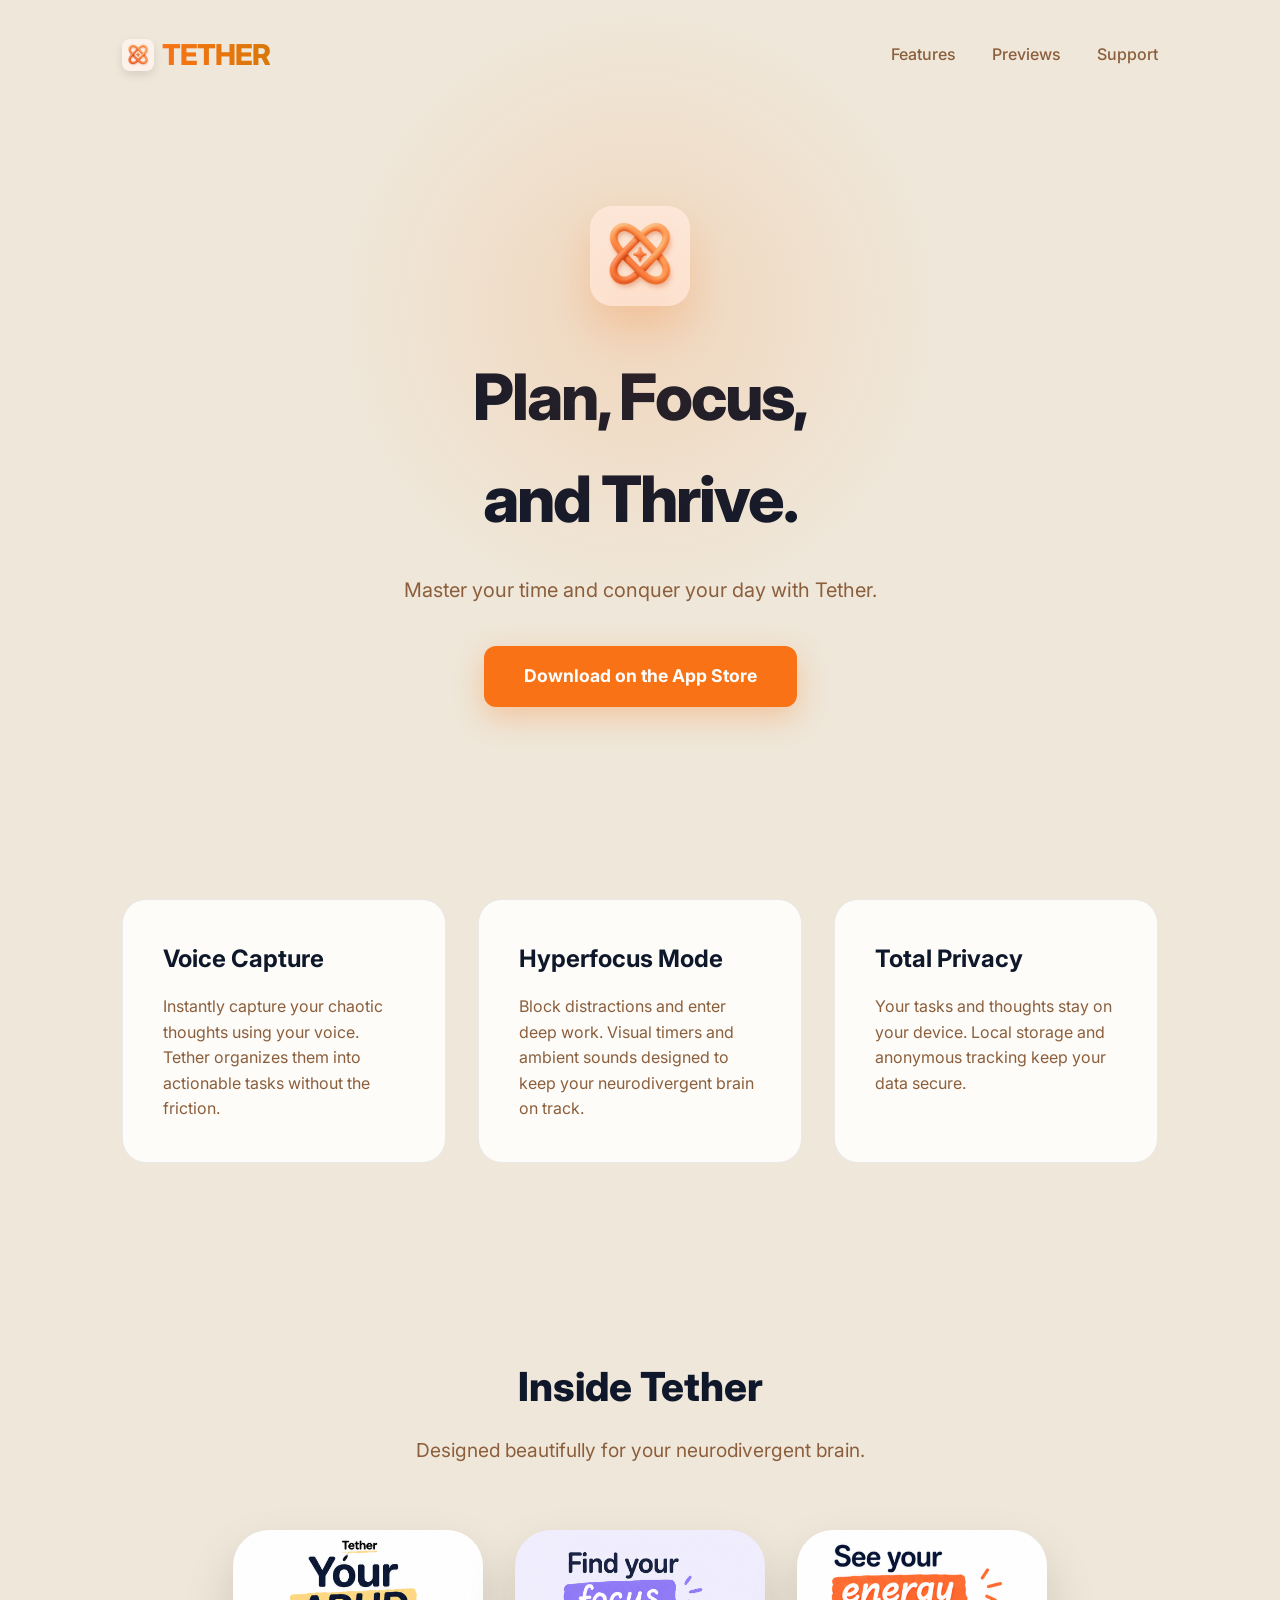
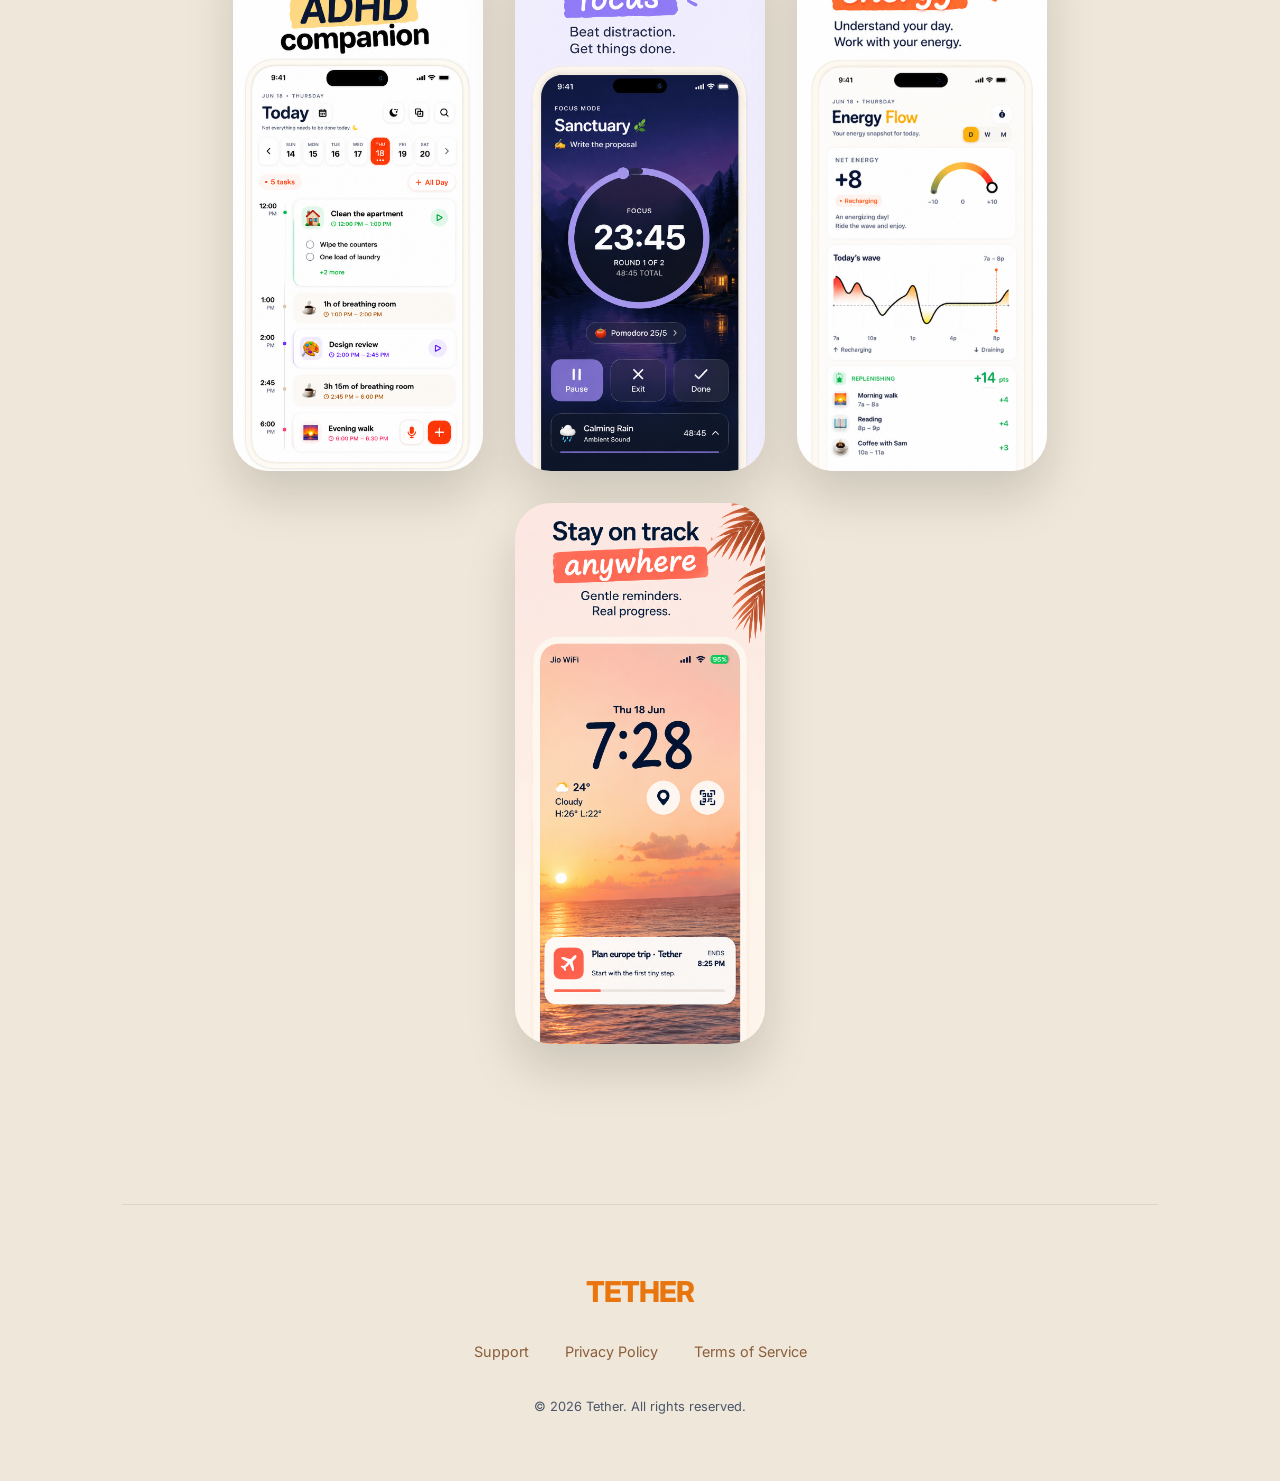
<file: index.html>
<!DOCTYPE html>
<html lang="en">
<head>
    <meta charset="UTF-8">
    <meta name="viewport" content="width=device-width, initial-scale=1.0">
    <title>Tether</title>
    <link rel="stylesheet" href="css/style.css">
    <link rel="preconnect" href="https://fonts.googleapis.com">
    <link rel="preconnect" href="https://fonts.gstatic.com" crossorigin>
    <link href="https://fonts.googleapis.com/css2?family=Inter:wght@400;500;700;800&display=swap" rel="stylesheet">
</head>
<body>
    <div class="container">
        <header>
            <div style="display: flex; align-items: center; gap: 0.5rem;">
                <img src="assets/app-icon.png" alt="Tether App Icon" class="header-app-icon">
                <div class="logo">TETHER</div>
            </div>
            <nav>
                <a href="#features">Features</a>
                <a href="#previews">Previews</a>
                <a href="support.html">Support</a>
            </nav>
        </header>

        <section class="hero">
            <img src="assets/app-icon.png" alt="Tether App Icon" class="hero-app-icon">
            <h1>Plan, Focus,<br>and Thrive.</h1>
            <p>Master your time and conquer your day with Tether.</p>
            <a href="#" class="btn">Download on the App Store</a>
        </section>

        <section id="features" class="features">
            <div class="feature-card">
                <h3>Voice Capture</h3>
                <p>Instantly capture your chaotic thoughts using your voice. Tether organizes them into actionable tasks without the friction.</p>
            </div>
            <div class="feature-card">
                <h3>Hyperfocus Mode</h3>
                <p>Block distractions and enter deep work. Visual timers and ambient sounds designed to keep your neurodivergent brain on track.</p>
            </div>
            <div class="feature-card">
                <h3>Total Privacy</h3>
                <p>Your tasks and thoughts stay on your device. Local storage and anonymous tracking keep your data secure.</p>
            </div>
        </section>

        <section id="previews" class="app-previews">
            <div class="section-header">
                <h2>Inside Tether</h2>
                <p>Designed beautifully for your neurodivergent brain.</p>
            </div>
            <div class="screenshots-grid">
                <img src="assets/screenshot-4.png" alt="Your ADHD companion" class="screenshot">
                <img src="assets/screenshot-2.png" alt="Find your focus" class="screenshot">
                <img src="assets/screenshot-3.png" alt="See your energy" class="screenshot">
                <img src="assets/screenshot-1.png" alt="Stay on track anywhere" class="screenshot">
            </div>
        </section>

        <footer>
            <div class="logo">TETHER</div>
            <div class="footer-links">
                <a href="support.html">Support</a>
                <a href="privacy.html">Privacy Policy</a>
                <a href="terms.html">Terms of Service</a>
            </div>
            <p style="margin-top: 2rem; color: #4A5568; font-size: 0.8rem;">&copy; 2026 Tether. All rights reserved.</p>
        </footer>
    </div>
</body>
</html>
</file>
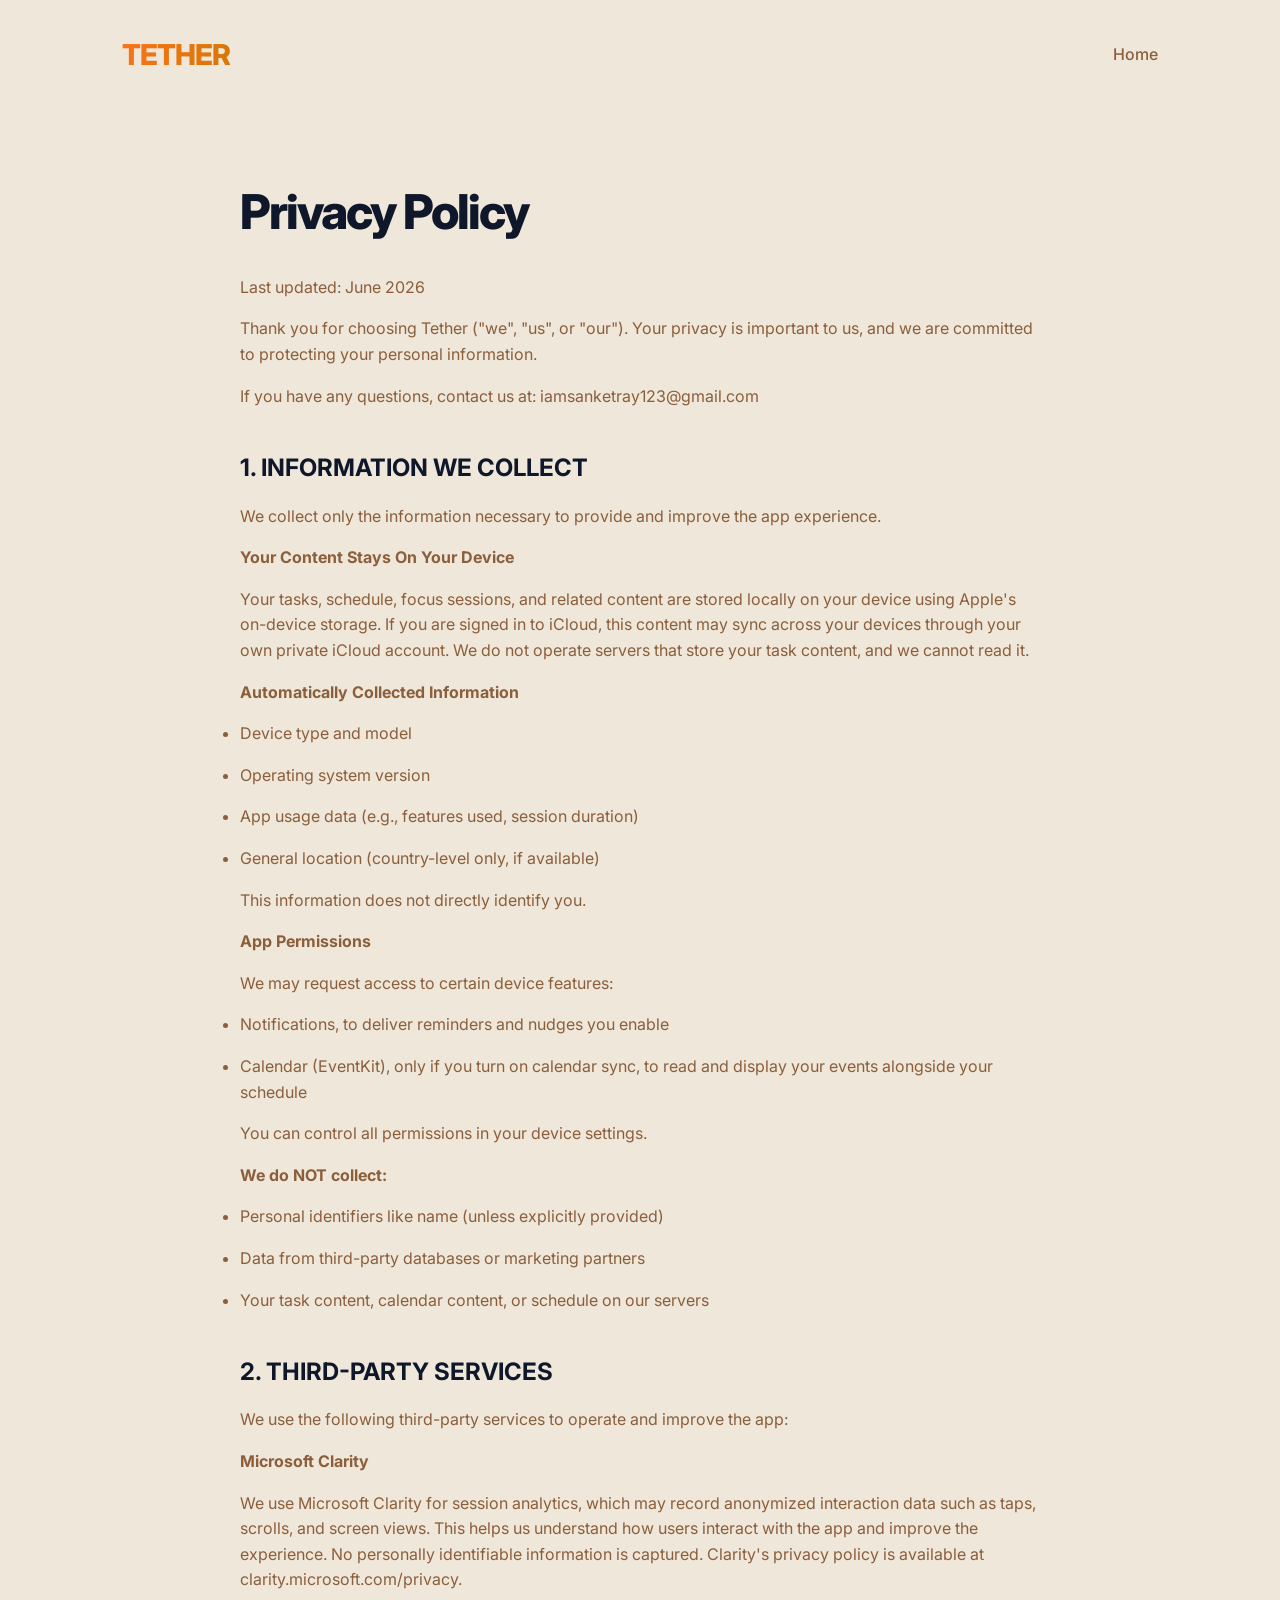
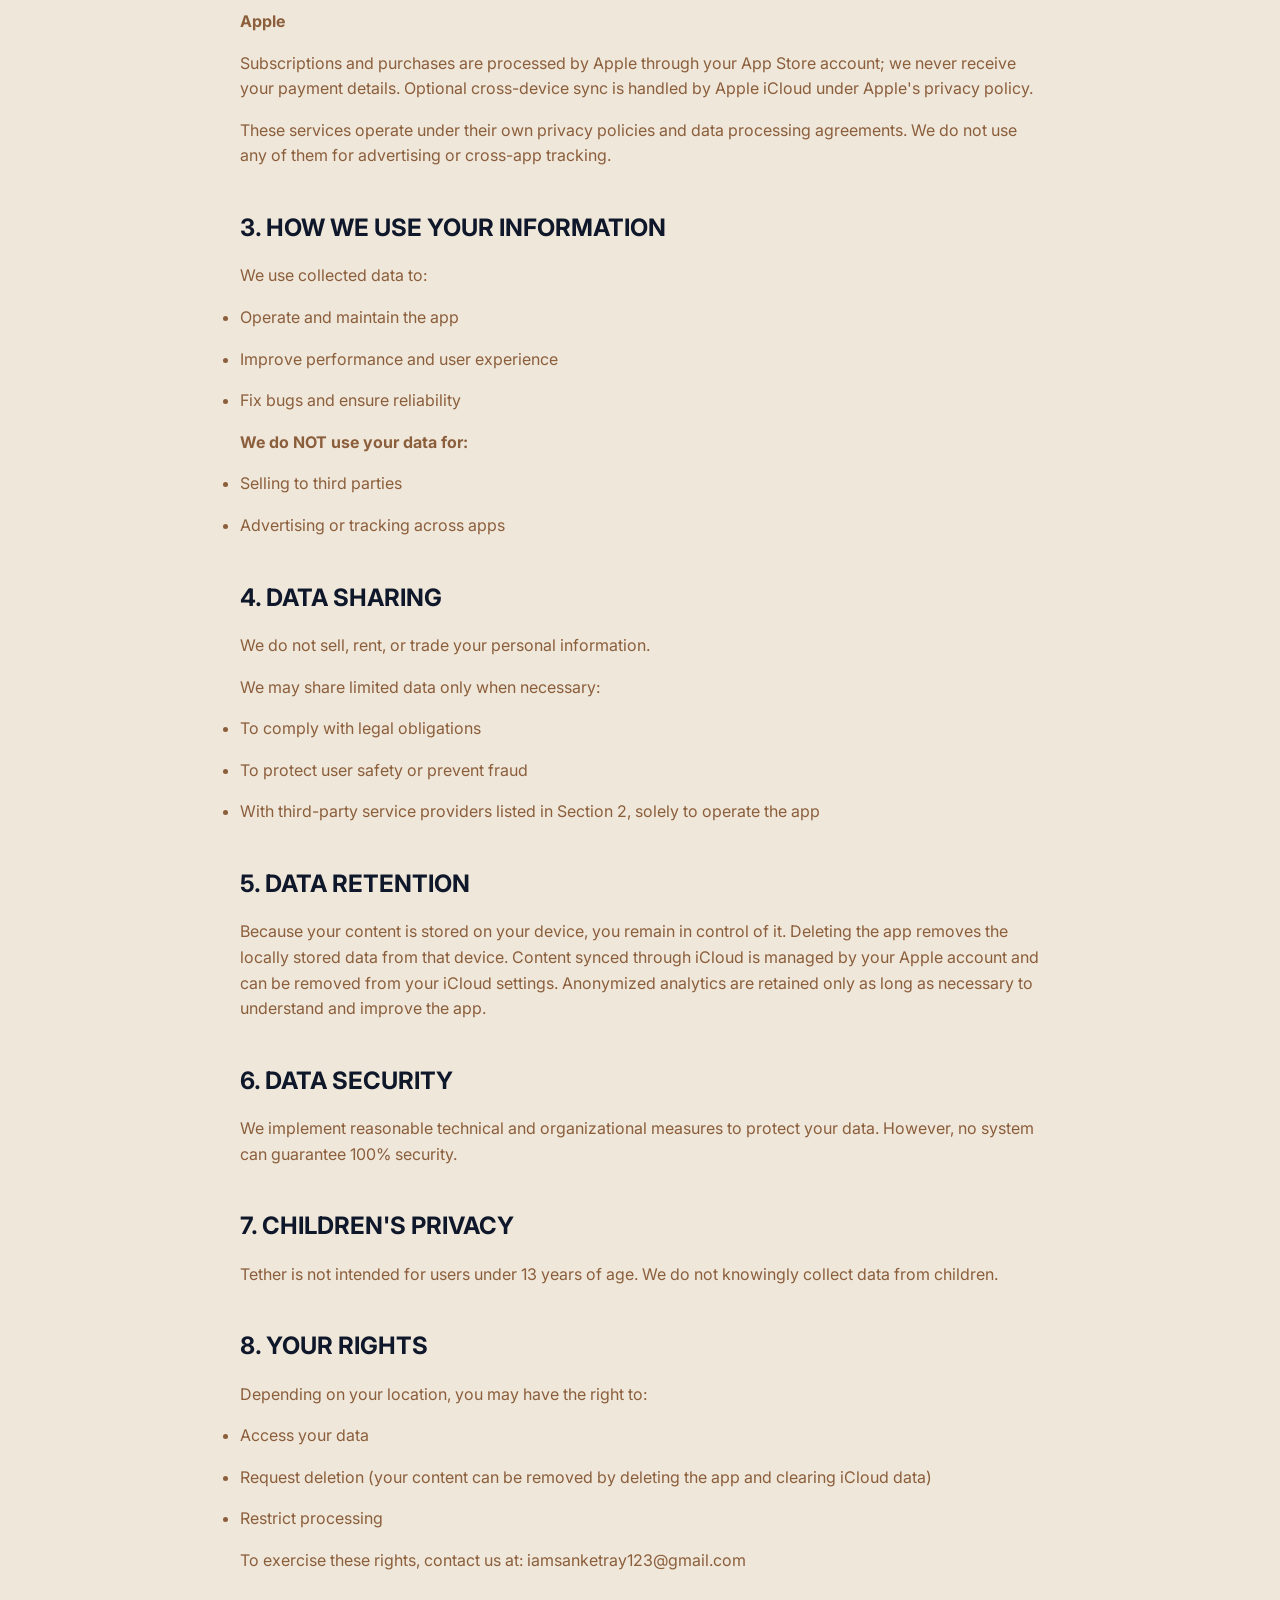
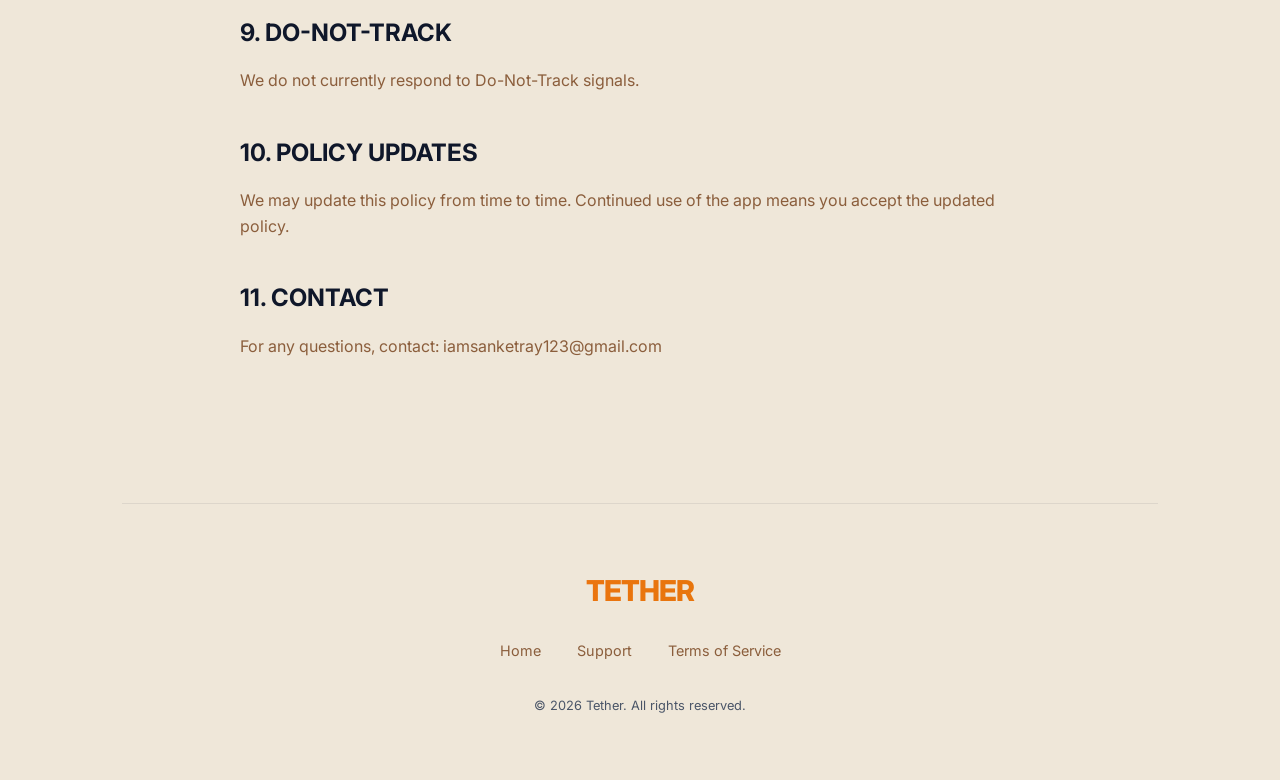
<file: privacy.html>
<!DOCTYPE html>
<html lang="en">
<head>
    <meta charset="UTF-8">
    <meta name="viewport" content="width=device-width, initial-scale=1.0">
    <title>Privacy Policy | Tether</title>
    <link rel="stylesheet" href="css/style.css">
    <link rel="preconnect" href="https://fonts.googleapis.com">
    <link rel="preconnect" href="https://fonts.gstatic.com" crossorigin>
    <link href="https://fonts.googleapis.com/css2?family=Inter:wght@400;500;700;800&display=swap" rel="stylesheet">
</head>
<body>
    <div class="container">
        <header>
            <a href="index.html" class="logo" style="text-decoration: none;">TETHER</a>
            <nav>
                <a href="index.html">Home</a>
            </nav>
        </header>

        <section class="legal-content">
            <h1 style="text-align: left; font-size: 3rem;">Privacy Policy</h1>
            <p>Last updated: June 2026</p>
            
            <p>Thank you for choosing Tether ("we", "us", or "our"). Your privacy is important to us, and we are committed to protecting your personal information.</p>
            <p>If you have any questions, contact us at: iamsanketray123@gmail.com</p>

            <h2>1. INFORMATION WE COLLECT</h2>
            <p>We collect only the information necessary to provide and improve the app experience.</p>
            
            <p><strong>Your Content Stays On Your Device</strong></p>
            <p>Your tasks, schedule, focus sessions, and related content are stored locally on your device using Apple's on-device storage. If you are signed in to iCloud, this content may sync across your devices through your own private iCloud account. We do not operate servers that store your task content, and we cannot read it.</p>
            
            <p><strong>Automatically Collected Information</strong></p>
            <ul>
                <li>Device type and model</li>
                <li>Operating system version</li>
                <li>App usage data (e.g., features used, session duration)</li>
                <li>General location (country-level only, if available)</li>
            </ul>
            <p>This information does not directly identify you.</p>

            <p><strong>App Permissions</strong></p>
            <p>We may request access to certain device features:</p>
            <ul>
                <li>Notifications, to deliver reminders and nudges you enable</li>
                <li>Calendar (EventKit), only if you turn on calendar sync, to read and display your events alongside your schedule</li>
            </ul>
            <p>You can control all permissions in your device settings.</p>

            <p><strong>We do NOT collect:</strong></p>
            <ul>
                <li>Personal identifiers like name (unless explicitly provided)</li>
                <li>Data from third-party databases or marketing partners</li>
                <li>Your task content, calendar content, or schedule on our servers</li>
            </ul>

            <h2>2. THIRD-PARTY SERVICES</h2>
            <p>We use the following third-party services to operate and improve the app:</p>

            <p><strong>Microsoft Clarity</strong></p>
            <p>We use Microsoft Clarity for session analytics, which may record anonymized interaction data such as taps, scrolls, and screen views. This helps us understand how users interact with the app and improve the experience. No personally identifiable information is captured. Clarity's privacy policy is available at clarity.microsoft.com/privacy.</p>

            <p><strong>Apple</strong></p>
            <p>Subscriptions and purchases are processed by Apple through your App Store account; we never receive your payment details. Optional cross-device sync is handled by Apple iCloud under Apple's privacy policy.</p>

            <p>These services operate under their own privacy policies and data processing agreements. We do not use any of them for advertising or cross-app tracking.</p>

            <h2>3. HOW WE USE YOUR INFORMATION</h2>
            <p>We use collected data to:</p>
            <ul>
                <li>Operate and maintain the app</li>
                <li>Improve performance and user experience</li>
                <li>Fix bugs and ensure reliability</li>
            </ul>

            <p><strong>We do NOT use your data for:</strong></p>
            <ul>
                <li>Selling to third parties</li>
                <li>Advertising or tracking across apps</li>
            </ul>

            <h2>4. DATA SHARING</h2>
            <p>We do not sell, rent, or trade your personal information.</p>
            <p>We may share limited data only when necessary:</p>
            <ul>
                <li>To comply with legal obligations</li>
                <li>To protect user safety or prevent fraud</li>
                <li>With third-party service providers listed in Section 2, solely to operate the app</li>
            </ul>

            <h2>5. DATA RETENTION</h2>
            <p>Because your content is stored on your device, you remain in control of it. Deleting the app removes the locally stored data from that device. Content synced through iCloud is managed by your Apple account and can be removed from your iCloud settings. Anonymized analytics are retained only as long as necessary to understand and improve the app.</p>

            <h2>6. DATA SECURITY</h2>
            <p>We implement reasonable technical and organizational measures to protect your data. However, no system can guarantee 100% security.</p>

            <h2>7. CHILDREN'S PRIVACY</h2>
            <p>Tether is not intended for users under 13 years of age. We do not knowingly collect data from children.</p>

            <h2>8. YOUR RIGHTS</h2>
            <p>Depending on your location, you may have the right to:</p>
            <ul>
                <li>Access your data</li>
                <li>Request deletion (your content can be removed by deleting the app and clearing iCloud data)</li>
                <li>Restrict processing</li>
            </ul>
            <p>To exercise these rights, contact us at: iamsanketray123@gmail.com</p>

            <h2>9. DO-NOT-TRACK</h2>
            <p>We do not currently respond to Do-Not-Track signals.</p>

            <h2>10. POLICY UPDATES</h2>
            <p>We may update this policy from time to time. Continued use of the app means you accept the updated policy.</p>

            <h2>11. CONTACT</h2>
            <p>For any questions, contact: iamsanketray123@gmail.com</p>
        </section>

        <footer>
            <div class="logo">TETHER</div>
            <div class="footer-links">
                <a href="index.html">Home</a>
                <a href="support.html">Support</a>
                <a href="terms.html">Terms of Service</a>
            </div>
            <p style="margin-top: 2rem; color: #4A5568; font-size: 0.8rem;">&copy; 2026 Tether. All rights reserved.</p>
        </footer>
    </div>
</body>
</html>
</file>
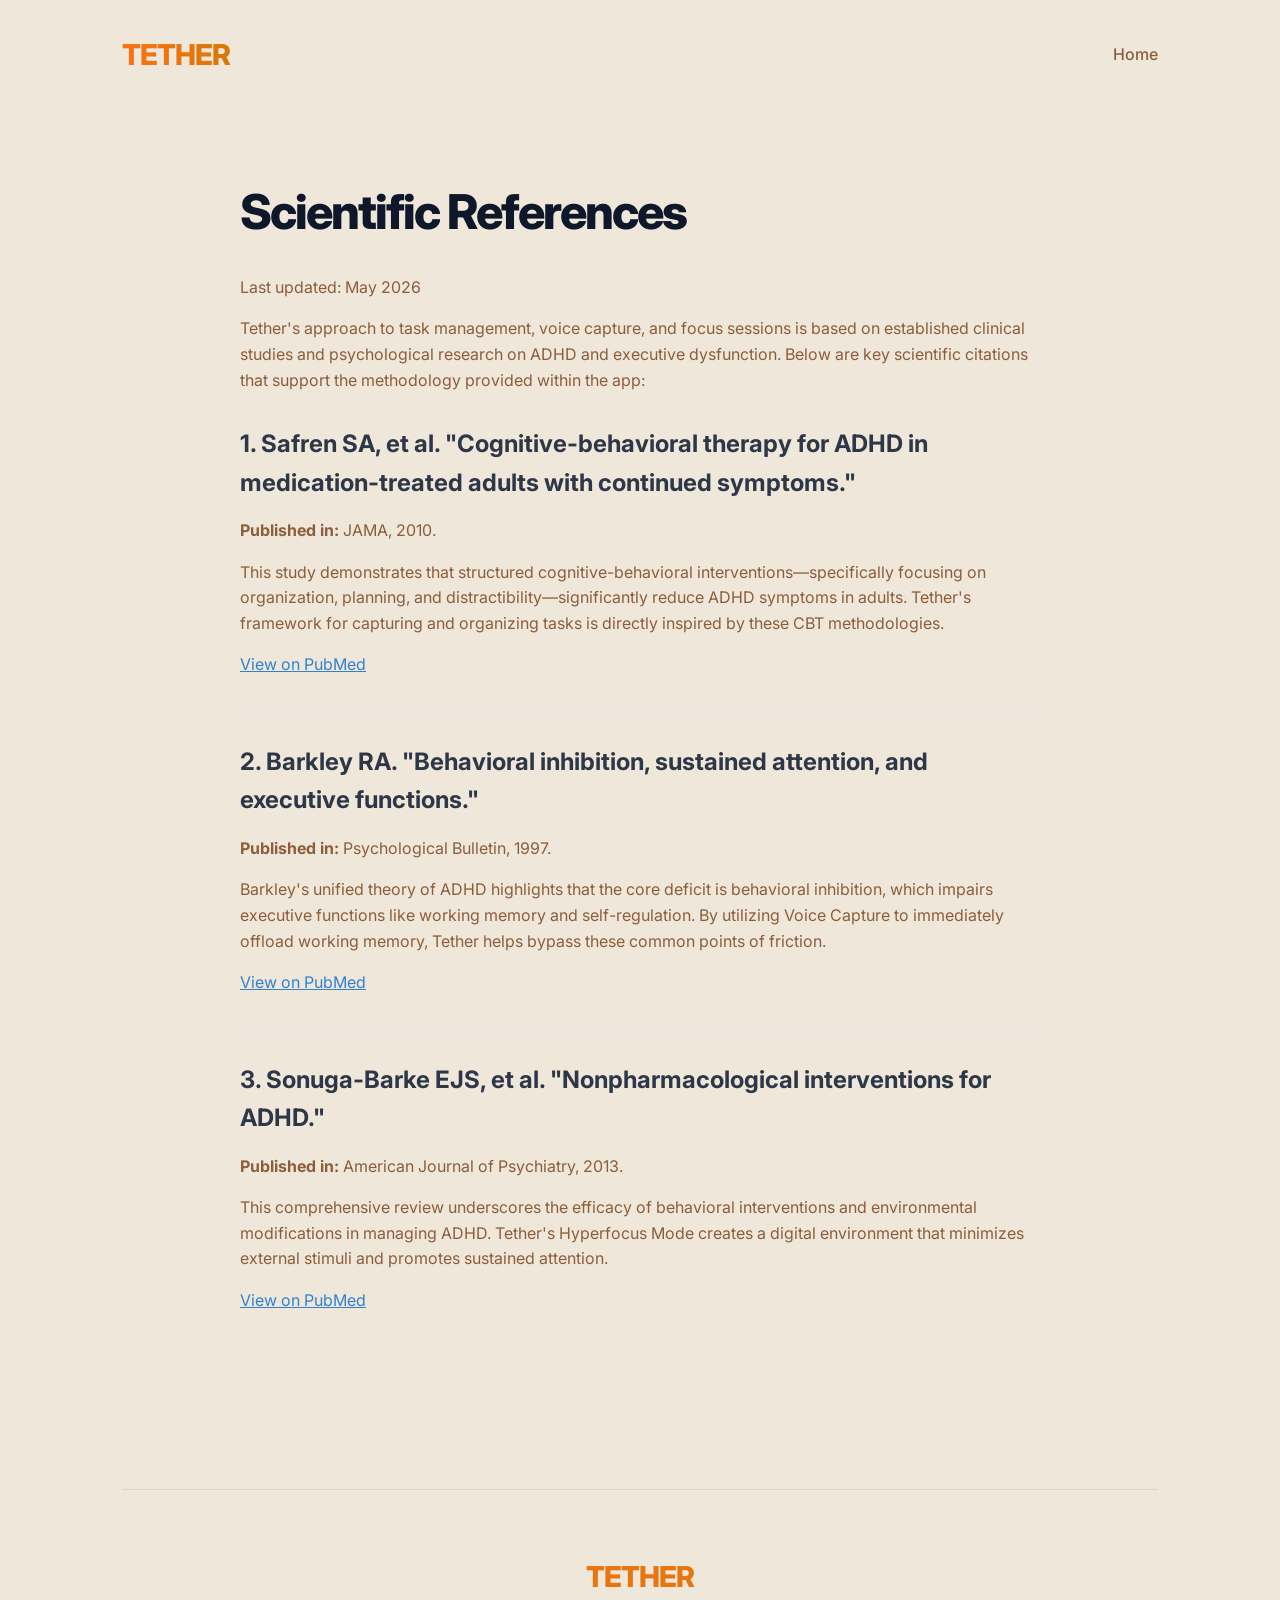
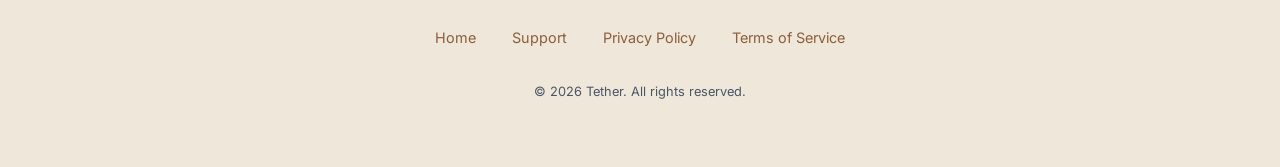
<file: references.html>
<!DOCTYPE html>
<html lang="en">
<head>
    <meta charset="UTF-8">
    <meta name="viewport" content="width=device-width, initial-scale=1.0">
    <title>Scientific References | Tether</title>
    <link rel="stylesheet" href="css/style.css">
    <link rel="preconnect" href="https://fonts.googleapis.com">
    <link rel="preconnect" href="https://fonts.gstatic.com" crossorigin>
    <link href="https://fonts.googleapis.com/css2?family=Inter:wght@400;500;700;800&display=swap" rel="stylesheet">
</head>
<body>
    <div class="container">
        <header>
            <a href="index.html" class="logo" style="text-decoration: none;">TETHER</a>
            <nav>
                <a href="index.html">Home</a>
            </nav>
        </header>

        <section class="legal-content">
            <h1 style="text-align: left; font-size: 3rem;">Scientific References</h1>
            <p>Last updated: May 2026</p>
            
            <p>Tether's approach to task management, voice capture, and focus sessions is based on established clinical studies and psychological research on ADHD and executive dysfunction. Below are key scientific citations that support the methodology provided within the app:</p>

            <div style="margin-top: 2rem;">
                <h2 style="font-size: 1.5rem; color: #2D3748; margin-top: 1.5rem;">1. Safren SA, et al. "Cognitive-behavioral therapy for ADHD in medication-treated adults with continued symptoms."</h2>
                <p><strong>Published in:</strong> JAMA, 2010.</p>
                <p>This study demonstrates that structured cognitive-behavioral interventions—specifically focusing on organization, planning, and distractibility—significantly reduce ADHD symptoms in adults. Tether's framework for capturing and organizing tasks is directly inspired by these CBT methodologies.</p>
                <p><a href="https://pubmed.ncbi.nlm.nih.gov/20736471/" target="_blank" rel="noopener noreferrer" style="color: #3182CE; text-decoration: underline;">View on PubMed</a></p>
            </div>

            <hr style="border: 0; border-top: 1px solid #E2E8F0; margin: 2rem 0;">

            <div>
                <h2 style="font-size: 1.5rem; color: #2D3748; margin-top: 1.5rem;">2. Barkley RA. "Behavioral inhibition, sustained attention, and executive functions."</h2>
                <p><strong>Published in:</strong> Psychological Bulletin, 1997.</p>
                <p>Barkley's unified theory of ADHD highlights that the core deficit is behavioral inhibition, which impairs executive functions like working memory and self-regulation. By utilizing Voice Capture to immediately offload working memory, Tether helps bypass these common points of friction.</p>
                <p><a href="https://pubmed.ncbi.nlm.nih.gov/9009831/" target="_blank" rel="noopener noreferrer" style="color: #3182CE; text-decoration: underline;">View on PubMed</a></p>
            </div>

            <hr style="border: 0; border-top: 1px solid #E2E8F0; margin: 2rem 0;">

            <div style="margin-bottom: 3rem;">
                <h2 style="font-size: 1.5rem; color: #2D3748; margin-top: 1.5rem;">3. Sonuga-Barke EJS, et al. "Nonpharmacological interventions for ADHD."</h2>
                <p><strong>Published in:</strong> American Journal of Psychiatry, 2013.</p>
                <p>This comprehensive review underscores the efficacy of behavioral interventions and environmental modifications in managing ADHD. Tether's Hyperfocus Mode creates a digital environment that minimizes external stimuli and promotes sustained attention.</p>
                <p><a href="https://pubmed.ncbi.nlm.nih.gov/23360949/" target="_blank" rel="noopener noreferrer" style="color: #3182CE; text-decoration: underline;">View on PubMed</a></p>
            </div>
        </section>

        <footer>
            <div class="logo">TETHER</div>
            <div class="footer-links">
                <a href="index.html">Home</a>
                <a href="support.html">Support</a>
                <a href="privacy.html">Privacy Policy</a>
                <a href="terms.html">Terms of Service</a>
            </div>
            <p style="margin-top: 2rem; color: #4A5568; font-size: 0.8rem;">&copy; 2026 Tether. All rights reserved.</p>
        </footer>
    </div>
</body>
</html>
</file>
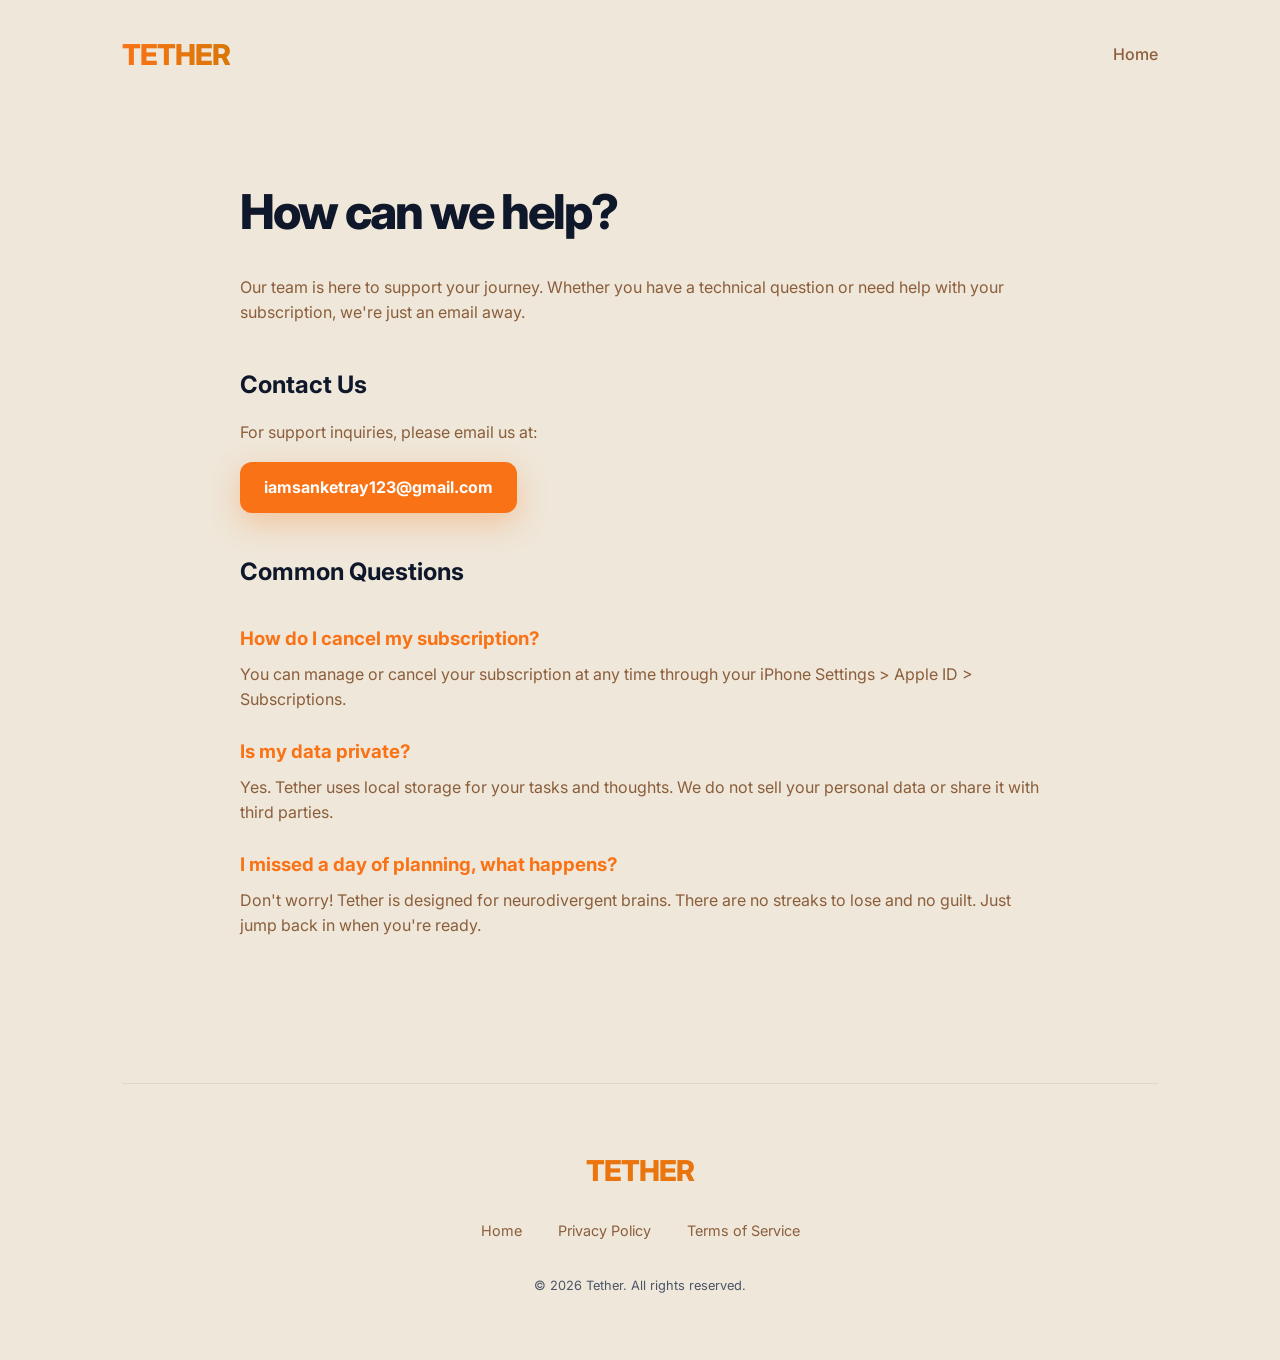
<file: support.html>
<!DOCTYPE html>
<html lang="en">
<head>
    <meta charset="UTF-8">
    <meta name="viewport" content="width=device-width, initial-scale=1.0">
    <title>Support | Tether</title>
    <link rel="stylesheet" href="css/style.css">
    <link rel="preconnect" href="https://fonts.googleapis.com">
    <link rel="preconnect" href="https://fonts.gstatic.com" crossorigin>
    <link href="https://fonts.googleapis.com/css2?family=Inter:wght@400;500;700;800&display=swap" rel="stylesheet">
</head>
<body>
    <div class="container">
        <header>
            <a href="index.html" class="logo" style="text-decoration: none;">TETHER</a>
            <nav>
                <a href="index.html">Home</a>
            </nav>
        </header>

        <section class="legal-content">
            <h1 style="text-align: left; font-size: 3rem;">How can we help?</h1>
            <p>Our team is here to support your journey. Whether you have a technical question or need help with your subscription, we're just an email away.</p>
            
            <h2>Contact Us</h2>
            <p>For support inquiries, please email us at:</p>
            <a href="mailto:iamsanketray123@gmail.com" class="btn" style="padding: 0.8rem 1.5rem; font-size: 1rem;">iamsanketray123@gmail.com</a>

            <h2>Common Questions</h2>
            <div style="margin-top: 2rem;">
                <h3 style="margin-bottom: 0.5rem; color: var(--accent-color);">How do I cancel my subscription?</h3>
                <p>You can manage or cancel your subscription at any time through your iPhone Settings > Apple ID > Subscriptions.</p>
                
                <h3 style="margin-bottom: 0.5rem; color: var(--accent-color); margin-top: 1.5rem;">Is my data private?</h3>
                <p>Yes. Tether uses local storage for your tasks and thoughts. We do not sell your personal data or share it with third parties.</p>
                
                <h3 style="margin-bottom: 0.5rem; color: var(--accent-color); margin-top: 1.5rem;">I missed a day of planning, what happens?</h3>
                <p>Don't worry! Tether is designed for neurodivergent brains. There are no streaks to lose and no guilt. Just jump back in when you're ready.</p>
            </div>
        </section>

        <footer>
            <div class="logo">TETHER</div>
            <div class="footer-links">
                <a href="index.html">Home</a>
                <a href="privacy.html">Privacy Policy</a>
                <a href="terms.html">Terms of Service</a>
            </div>
            <p style="margin-top: 2rem; color: #4A5568; font-size: 0.8rem;">&copy; 2026 Tether. All rights reserved.</p>
        </footer>
    </div>
</body>
</html>
</file>
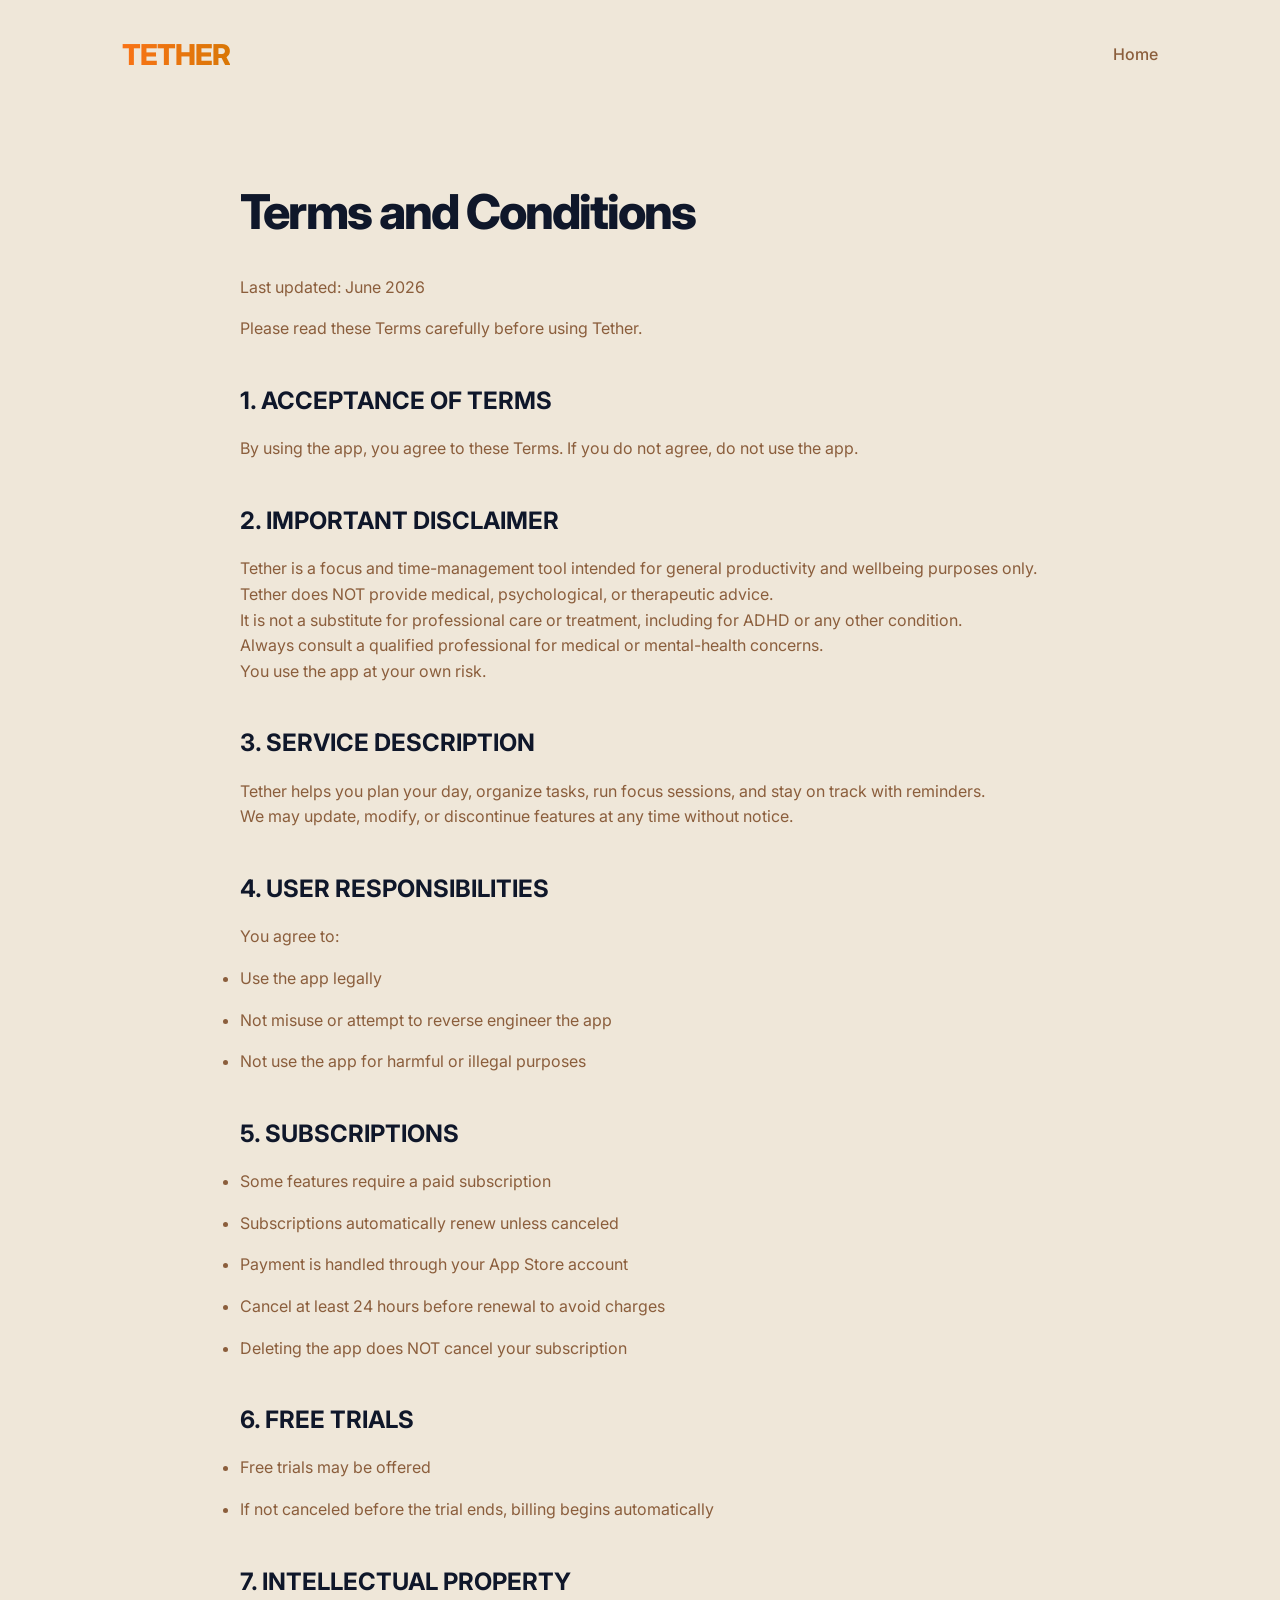
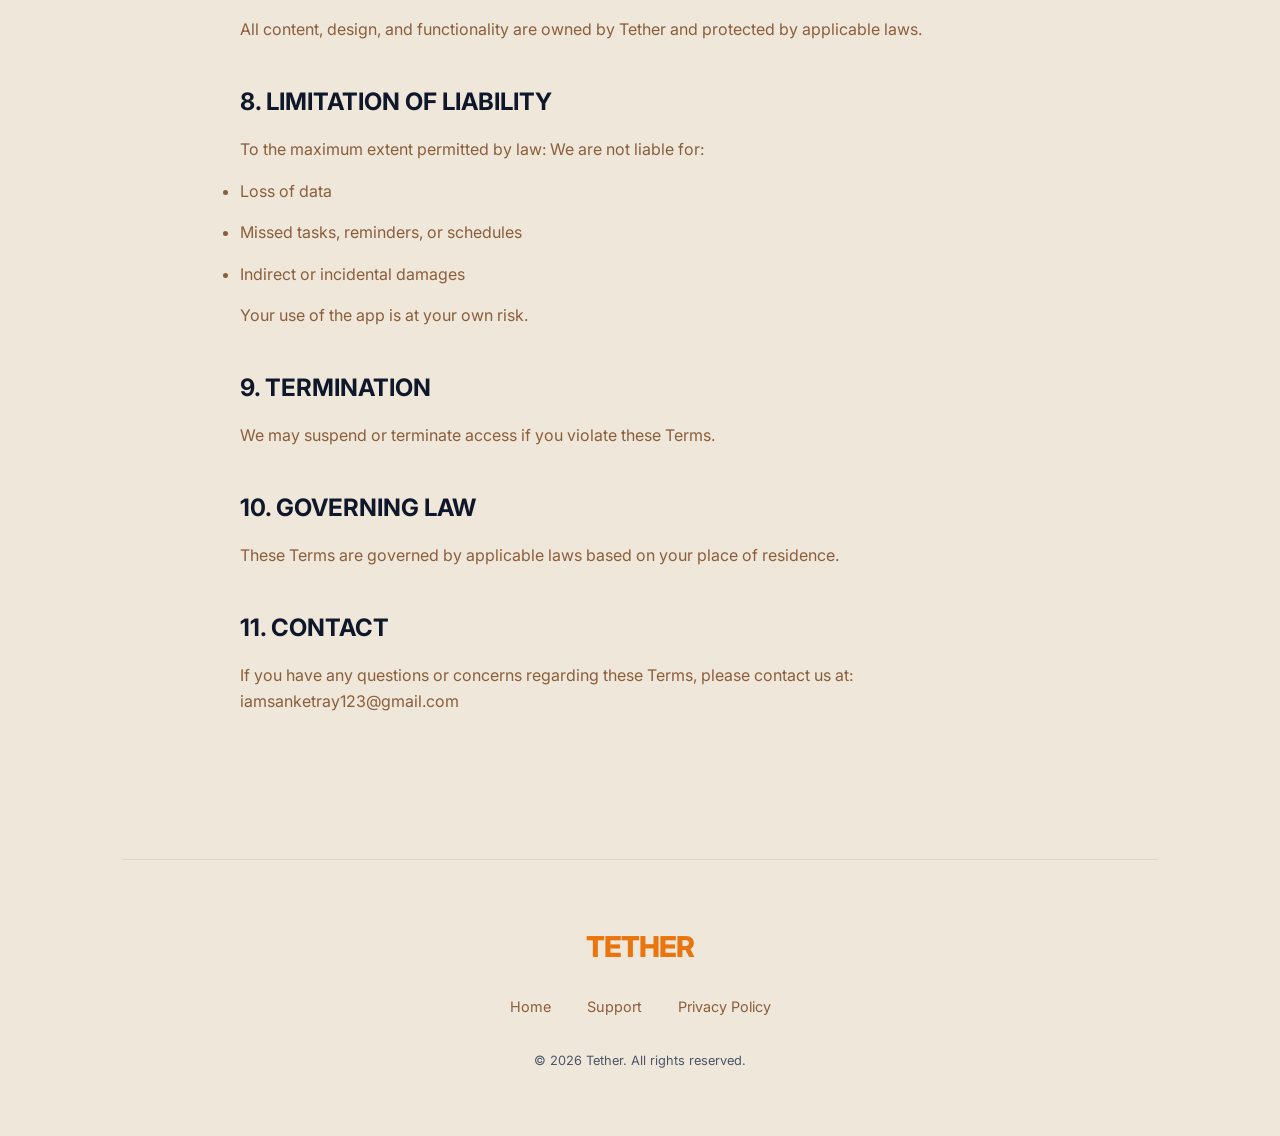
<file: terms.html>
<!DOCTYPE html>
<html lang="en">
<head>
    <meta charset="UTF-8">
    <meta name="viewport" content="width=device-width, initial-scale=1.0">
    <title>Terms of Service | Tether</title>
    <link rel="stylesheet" href="css/style.css">
    <link rel="preconnect" href="https://fonts.googleapis.com">
    <link rel="preconnect" href="https://fonts.gstatic.com" crossorigin>
    <link href="https://fonts.googleapis.com/css2?family=Inter:wght@400;500;700;800&display=swap" rel="stylesheet">
</head>
<body>
    <div class="container">
        <header>
            <a href="index.html" class="logo" style="text-decoration: none;">TETHER</a>
            <nav>
                <a href="index.html">Home</a>
            </nav>
        </header>

        <section class="legal-content">
            <h1 style="text-align: left; font-size: 3rem;">Terms and Conditions</h1>
            <p>Last updated: June 2026</p>
            
            <p>Please read these Terms carefully before using Tether.</p>

            <h2>1. ACCEPTANCE OF TERMS</h2>
            <p>By using the app, you agree to these Terms. If you do not agree, do not use the app.</p>

            <h2>2. IMPORTANT DISCLAIMER</h2>
            <p>Tether is a focus and time-management tool intended for general productivity and wellbeing purposes only.<br>
            Tether does NOT provide medical, psychological, or therapeutic advice.<br>
            It is not a substitute for professional care or treatment, including for ADHD or any other condition.<br>
            Always consult a qualified professional for medical or mental-health concerns.<br>
            You use the app at your own risk.</p>

            <h2>3. SERVICE DESCRIPTION</h2>
            <p>Tether helps you plan your day, organize tasks, run focus sessions, and stay on track with reminders.<br>
            We may update, modify, or discontinue features at any time without notice.</p>

            <h2>4. USER RESPONSIBILITIES</h2>
            <p>You agree to:</p>
            <ul>
                <li>Use the app legally</li>
                <li>Not misuse or attempt to reverse engineer the app</li>
                <li>Not use the app for harmful or illegal purposes</li>
            </ul>

            <h2>5. SUBSCRIPTIONS</h2>
            <ul>
                <li>Some features require a paid subscription</li>
                <li>Subscriptions automatically renew unless canceled</li>
                <li>Payment is handled through your App Store account</li>
                <li>Cancel at least 24 hours before renewal to avoid charges</li>
                <li>Deleting the app does NOT cancel your subscription</li>
            </ul>

            <h2>6. FREE TRIALS</h2>
            <ul>
                <li>Free trials may be offered</li>
                <li>If not canceled before the trial ends, billing begins automatically</li>
            </ul>

            <h2>7. INTELLECTUAL PROPERTY</h2>
            <p>All content, design, and functionality are owned by Tether and protected by applicable laws.</p>

            <h2>8. LIMITATION OF LIABILITY</h2>
            <p>To the maximum extent permitted by law: We are not liable for:</p>
            <ul>
                <li>Loss of data</li>
                <li>Missed tasks, reminders, or schedules</li>
                <li>Indirect or incidental damages</li>
            </ul>
            <p>Your use of the app is at your own risk.</p>

            <h2>9. TERMINATION</h2>
            <p>We may suspend or terminate access if you violate these Terms.</p>

            <h2>10. GOVERNING LAW</h2>
            <p>These Terms are governed by applicable laws based on your place of residence.</p>

            <h2>11. CONTACT</h2>
            <p>If you have any questions or concerns regarding these Terms, please contact us at: iamsanketray123@gmail.com</p>
        </section>

        <footer>
            <div class="logo">TETHER</div>
            <div class="footer-links">
                <a href="index.html">Home</a>
                <a href="support.html">Support</a>
                <a href="privacy.html">Privacy Policy</a>
            </div>
            <p style="margin-top: 2rem; color: #4A5568; font-size: 0.8rem;">&copy; 2026 Tether. All rights reserved.</p>
        </footer>
    </div>
</body>
</html>
</file>
<file: css/style.css>
:root {
    --bg-color: #EFE7D9;
    --surface-color: #FDFCF8;
    --accent-color: #F97316;
    --secondary-color: #D97706;
    --text-primary: #0F172A;
    --text-secondary: #8B5E3C;
    --glass-border: rgba(15, 23, 42, 0.08);
}

* {
    margin: 0;
    padding: 0;
    box-sizing: border-box;
}

body {
    font-family: 'Inter', -apple-system, BlinkMacSystemFont, sans-serif;
    background-color: var(--bg-color);
    color: var(--text-primary);
    line-height: 1.6;
    overflow-x: hidden;
}

.container {
    max-width: 1100px;
    margin: 0 auto;
    padding: 0 2rem;
}

/* Header */
header {
    padding: 2rem 0;
    display: flex;
    justify-content: space-between;
    align-items: center;
}

.logo {
    font-size: 1.8rem;
    font-weight: 800;
    letter-spacing: -1px;
    background: linear-gradient(to right, var(--accent-color), var(--secondary-color));
    -webkit-background-clip: text;
    -webkit-text-fill-color: transparent;
}

.header-app-icon {
    width: 32px;
    height: 32px;
    border-radius: 8px;
    box-shadow: 0 4px 10px rgba(0, 0, 0, 0.1);
}

nav a {
    color: var(--text-secondary);
    text-decoration: none;
    margin-left: 2rem;
    font-weight: 500;
    transition: color 0.3s;
}

nav a:hover {
    color: var(--accent-color);
}

/* Hero Section */
.hero {
    padding: 6rem 0;
    text-align: center;
    position: relative;
}

.hero::before {
    content: '';
    position: absolute;
    top: -100px;
    left: 50%;
    transform: translateX(-50%);
    width: 600px;
    height: 600px;
    background: radial-gradient(circle, rgba(249, 115, 22, 0.15) 0%, transparent 70%);
    pointer-events: none;
}

.hero-app-icon {
    width: 100px;
    height: 100px;
    border-radius: 22px;
    margin-bottom: 2rem;
    box-shadow: 0 20px 40px rgba(249, 115, 22, 0.2);
}

h1 {
    font-size: 4rem;
    font-weight: 800;
    margin-bottom: 1.5rem;
    letter-spacing: -2px;
}

.hero p {
    font-size: 1.25rem;
    color: var(--text-secondary);
    max-width: 600px;
    margin: 0 auto 2.5rem;
}

.btn {
    display: inline-block;
    background-color: var(--accent-color);
    color: white;
    padding: 1rem 2.5rem;
    border-radius: 12px;
    text-decoration: none;
    font-weight: 700;
    font-size: 1.1rem;
    box-shadow: 0 10px 30px rgba(249, 115, 22, 0.3);
    transition: transform 0.3s, box-shadow 0.3s;
}

.btn:hover {
    transform: translateY(-2px);
    box-shadow: 0 15px 40px rgba(249, 115, 22, 0.4);
}

/* Features */
.features {
    padding: 6rem 0;
    display: grid;
    grid-template-columns: repeat(auto-fit, minmax(300px, 1fr));
    gap: 2rem;
}

.feature-card {
    background: var(--surface-color);
    padding: 2.5rem;
    border-radius: 24px;
    border: 1px solid var(--glass-border);
    transition: border-color 0.3s;
}

.feature-card:hover {
    border-color: rgba(249, 115, 22, 0.3);
}

.feature-card h3 {
    font-size: 1.5rem;
    margin-bottom: 1rem;
}

.feature-card p {
    color: var(--text-secondary);
}

/* App Previews */
.app-previews {
    padding: 6rem 0;
}

.section-header {
    text-align: center;
    margin-bottom: 4rem;
}

.section-header h2 {
    font-size: 2.5rem;
    font-weight: 800;
    margin-bottom: 1rem;
}

.section-header p {
    color: var(--text-secondary);
    font-size: 1.2rem;
}

.screenshots-grid {
    display: flex;
    justify-content: center;
    gap: 2rem;
    flex-wrap: wrap;
}

.screenshot {
    width: 250px;
    border-radius: 36px;
    box-shadow: 0 25px 50px rgba(0, 0, 0, 0.15);
    transition: transform 0.4s ease, box-shadow 0.4s ease;
}

.screenshot:hover {
    transform: translateY(-10px) scale(1.02);
    box-shadow: 0 30px 60px rgba(249, 115, 22, 0.25);
}

/* Legal & Support Pages */
.legal-content {
    padding: 4rem 0;
    max-width: 800px;
    margin: 0 auto;
}

.legal-content h2 {
    margin: 2.5rem 0 1rem;
}

.legal-content p, .legal-content li {
    color: var(--text-secondary);
    margin-bottom: 1rem;
}

/* Footer */
footer {
    padding: 4rem 0;
    text-align: center;
    border-top: 1px solid var(--glass-border);
    margin-top: 4rem;
}

.footer-links {
    margin-top: 1.5rem;
}

.footer-links a {
    color: var(--text-secondary);
    text-decoration: none;
    margin: 0 1rem;
    font-size: 0.9rem;
}

@media (max-width: 768px) {
    h1 { font-size: 2.5rem; }
    .hero { padding: 4rem 0; }
}
</file>
